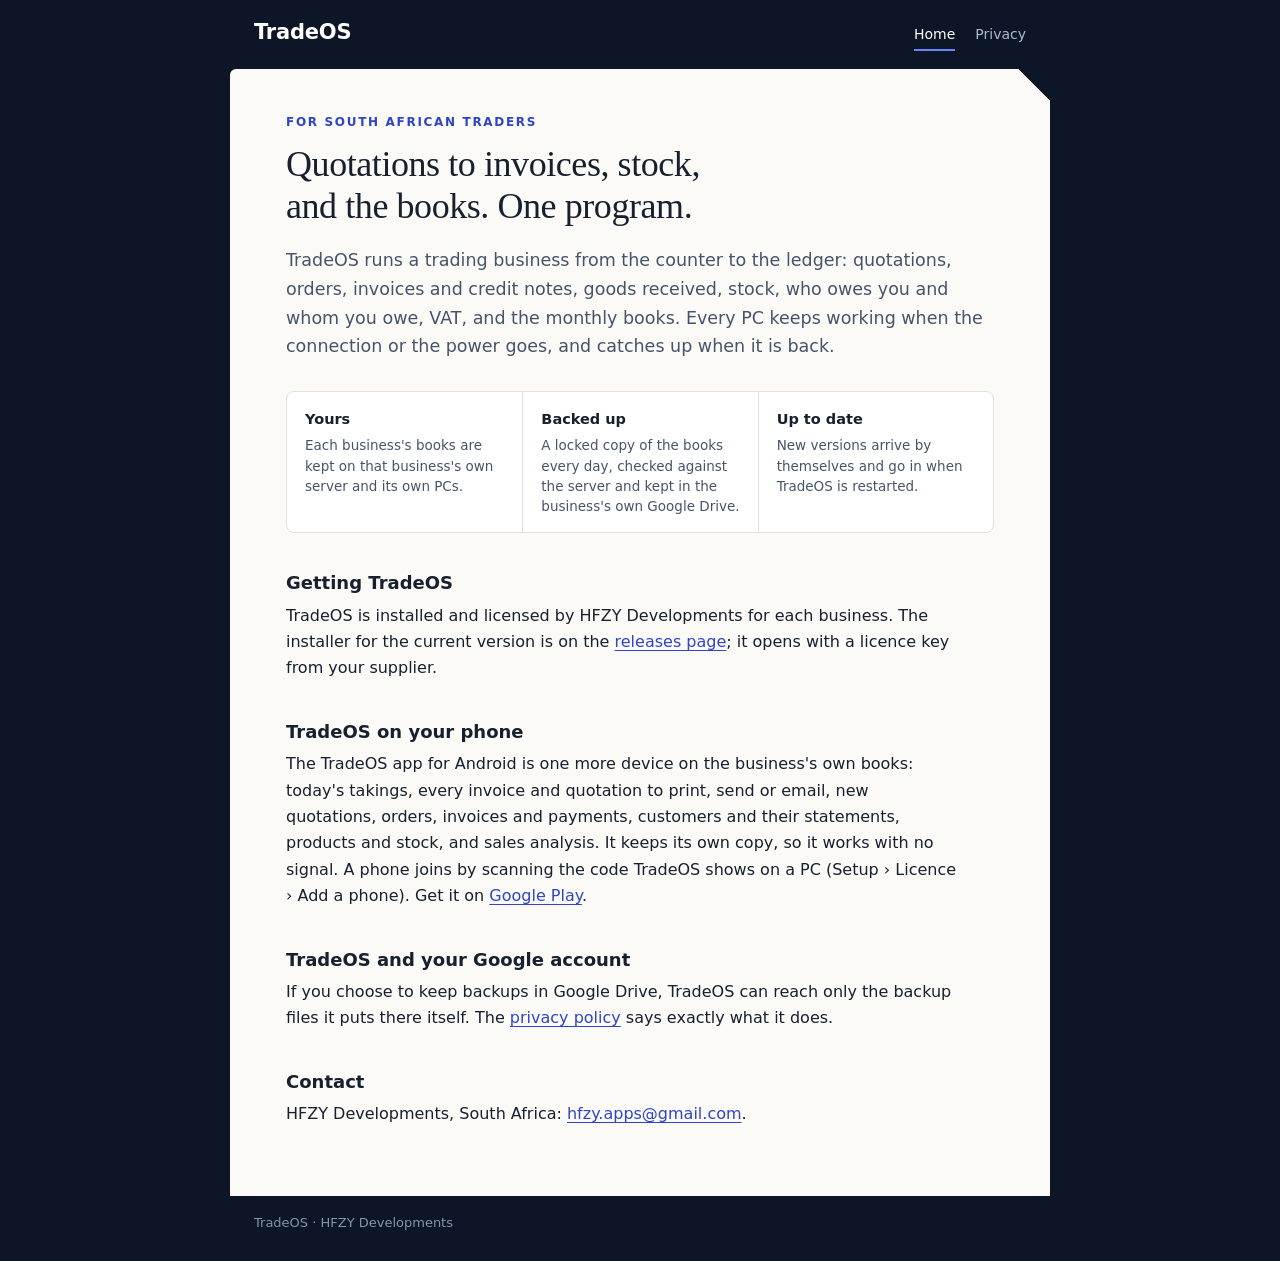
<file: index.html>
<!doctype html>
<html lang="en">
<head>
<meta charset="utf-8">
<meta name="viewport" content="width=device-width, initial-scale=1">
<title>TradeOS</title>
<meta name="description" content="TradeOS: quotations to invoices, stock, debtors, creditors and the books, for South African traders. Works with or without a connection.">
<link rel="stylesheet" href="site.css">
</head>
<body>
<header class="top">
  <a class="mark" href="./" aria-current="page">TradeOS</a>
  <nav><a href="./" aria-current="page">Home</a><a href="privacy.html">Privacy</a></nav>
</header>
<main class="paper">
  <p class="eyebrow">For South African traders</p>
  <h1>Quotations to invoices, stock, and the books. One program.</h1>
  <p class="lede">TradeOS runs a trading business from the counter to the ledger: quotations, orders, invoices and credit notes, goods received, stock, who owes you and whom you owe, VAT, and the monthly books. Every PC keeps working when the connection or the power goes, and catches up when it is back.</p>

  <div class="facts">
    <div><strong>Yours</strong><span>Each business's books are kept on that business's own server and its own PCs.</span></div>
    <div><strong>Backed up</strong><span>A locked copy of the books every day, checked against the server and kept in the business's own Google Drive.</span></div>
    <div><strong>Up to date</strong><span>New versions arrive by themselves and go in when TradeOS is restarted.</span></div>
  </div>

  <h2>Getting TradeOS</h2>
  <p>TradeOS is installed and licensed by HFZY Developments for each business. The installer for the current version is on the <a href="https://github.com/HFZY-Developments/tradeos-releases/releases/latest">releases page</a>; it opens with a licence key from your supplier.</p>

  <h2>TradeOS on your phone</h2>
  <p>The TradeOS app for Android is one more device on the business's own books: today's takings, every invoice and quotation to print, send or email, new quotations, orders, invoices and payments, customers and their statements, products and stock, and sales analysis. It keeps its own copy, so it works with no signal. A phone joins by scanning the code TradeOS shows on a PC (Setup &rsaquo; Licence &rsaquo; Add a phone). Get it on <a href="https://play.google.com/store/apps/details?id=com.hfzy.tradeos">Google Play</a>.</p>

  <h2>TradeOS and your Google account</h2>
  <p>If you choose to keep backups in Google Drive, TradeOS can reach only the backup files it puts there itself. The <a href="privacy.html">privacy policy</a> says exactly what it does.</p>

  <h2>Contact</h2>
  <p>HFZY Developments, South Africa: <a href="mailto:hfzy.apps@gmail.com">hfzy.apps@gmail.com</a>.</p>
</main>
<footer class="foot">TradeOS &middot; HFZY Developments</footer>
</body>
</html>
</file>
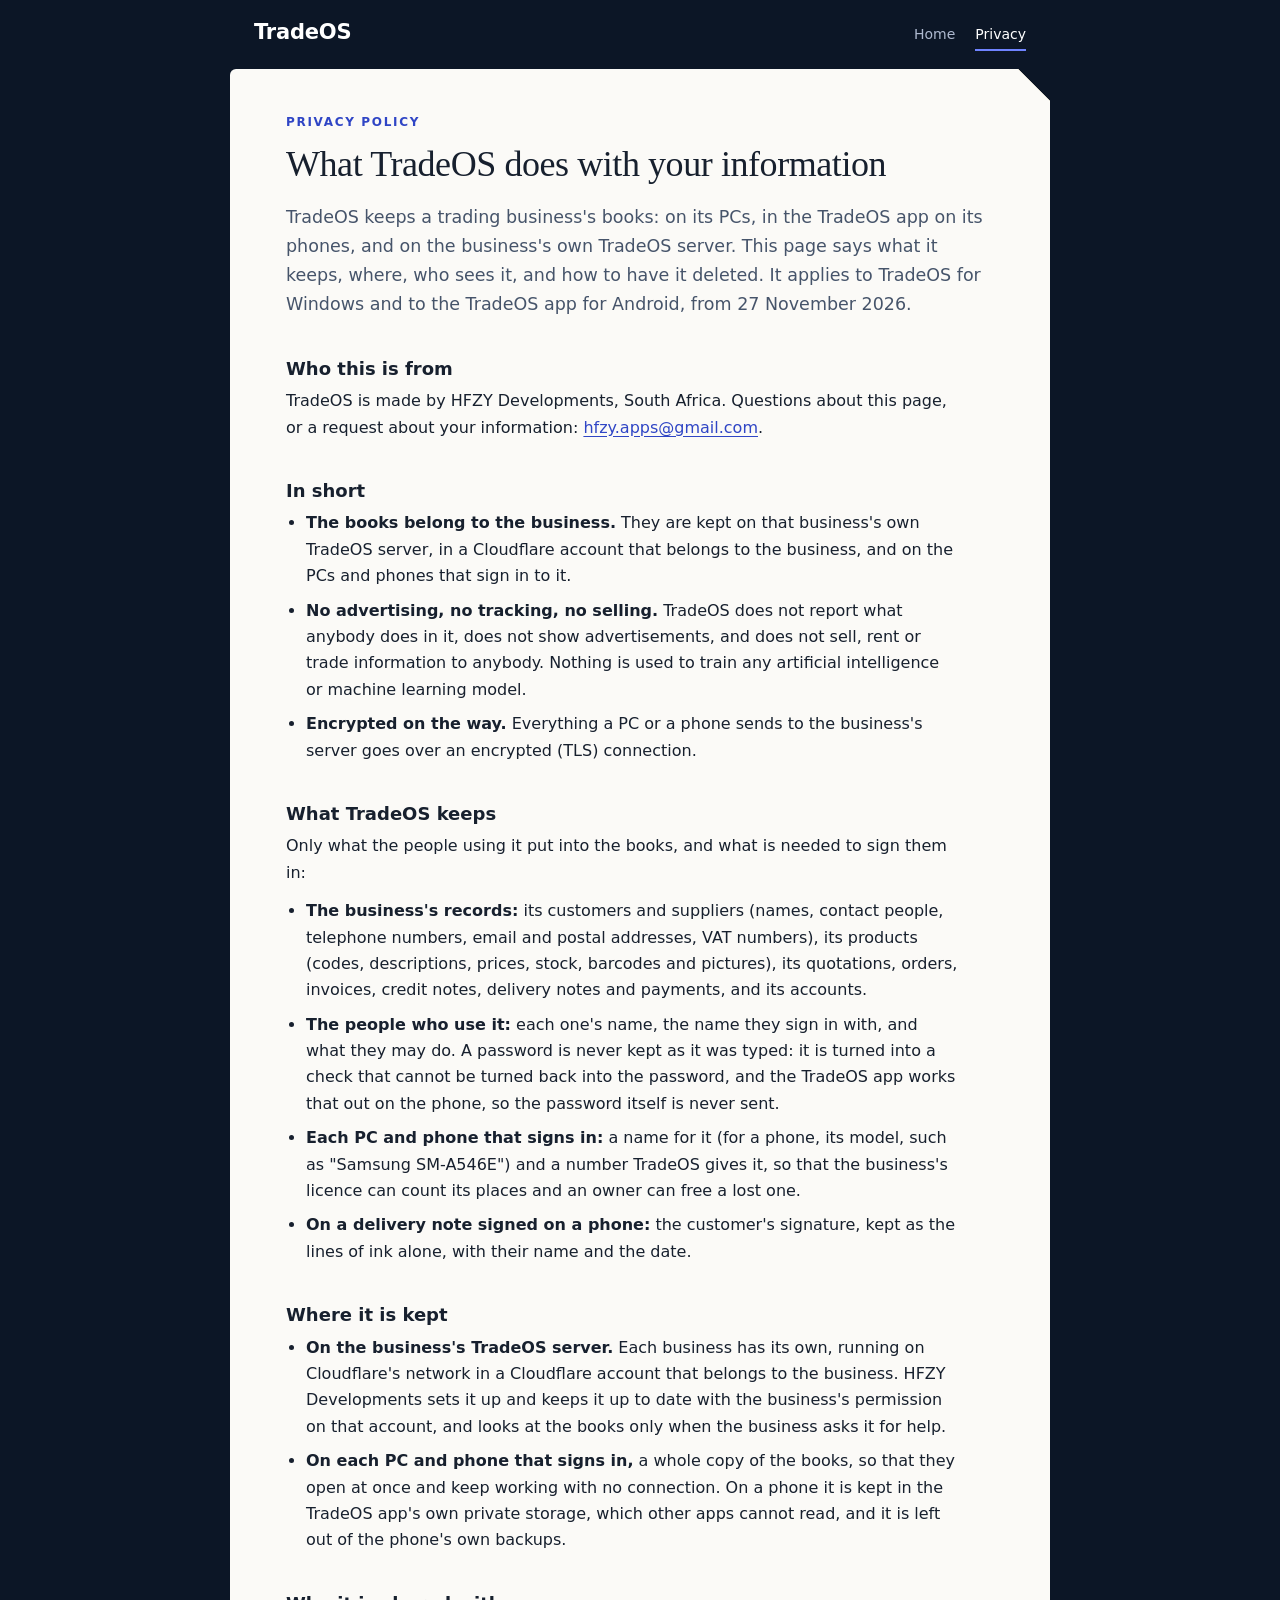
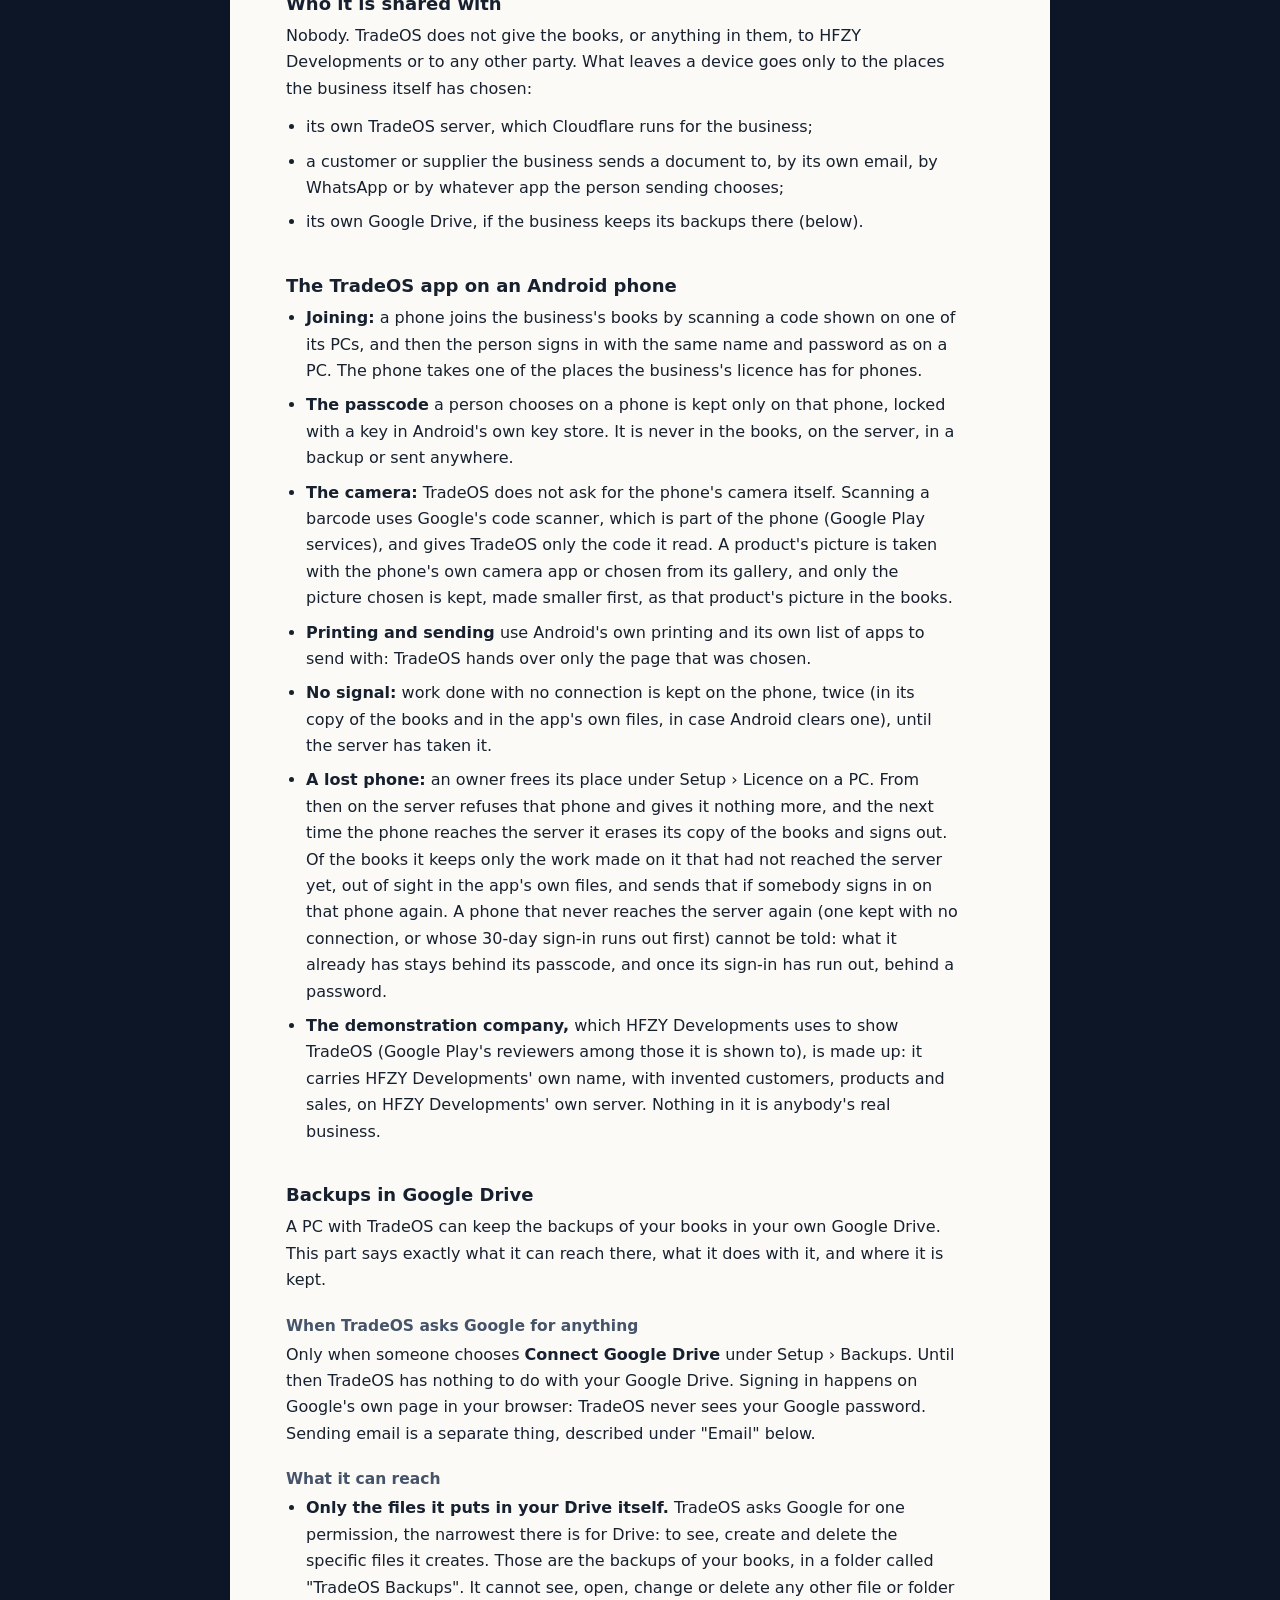
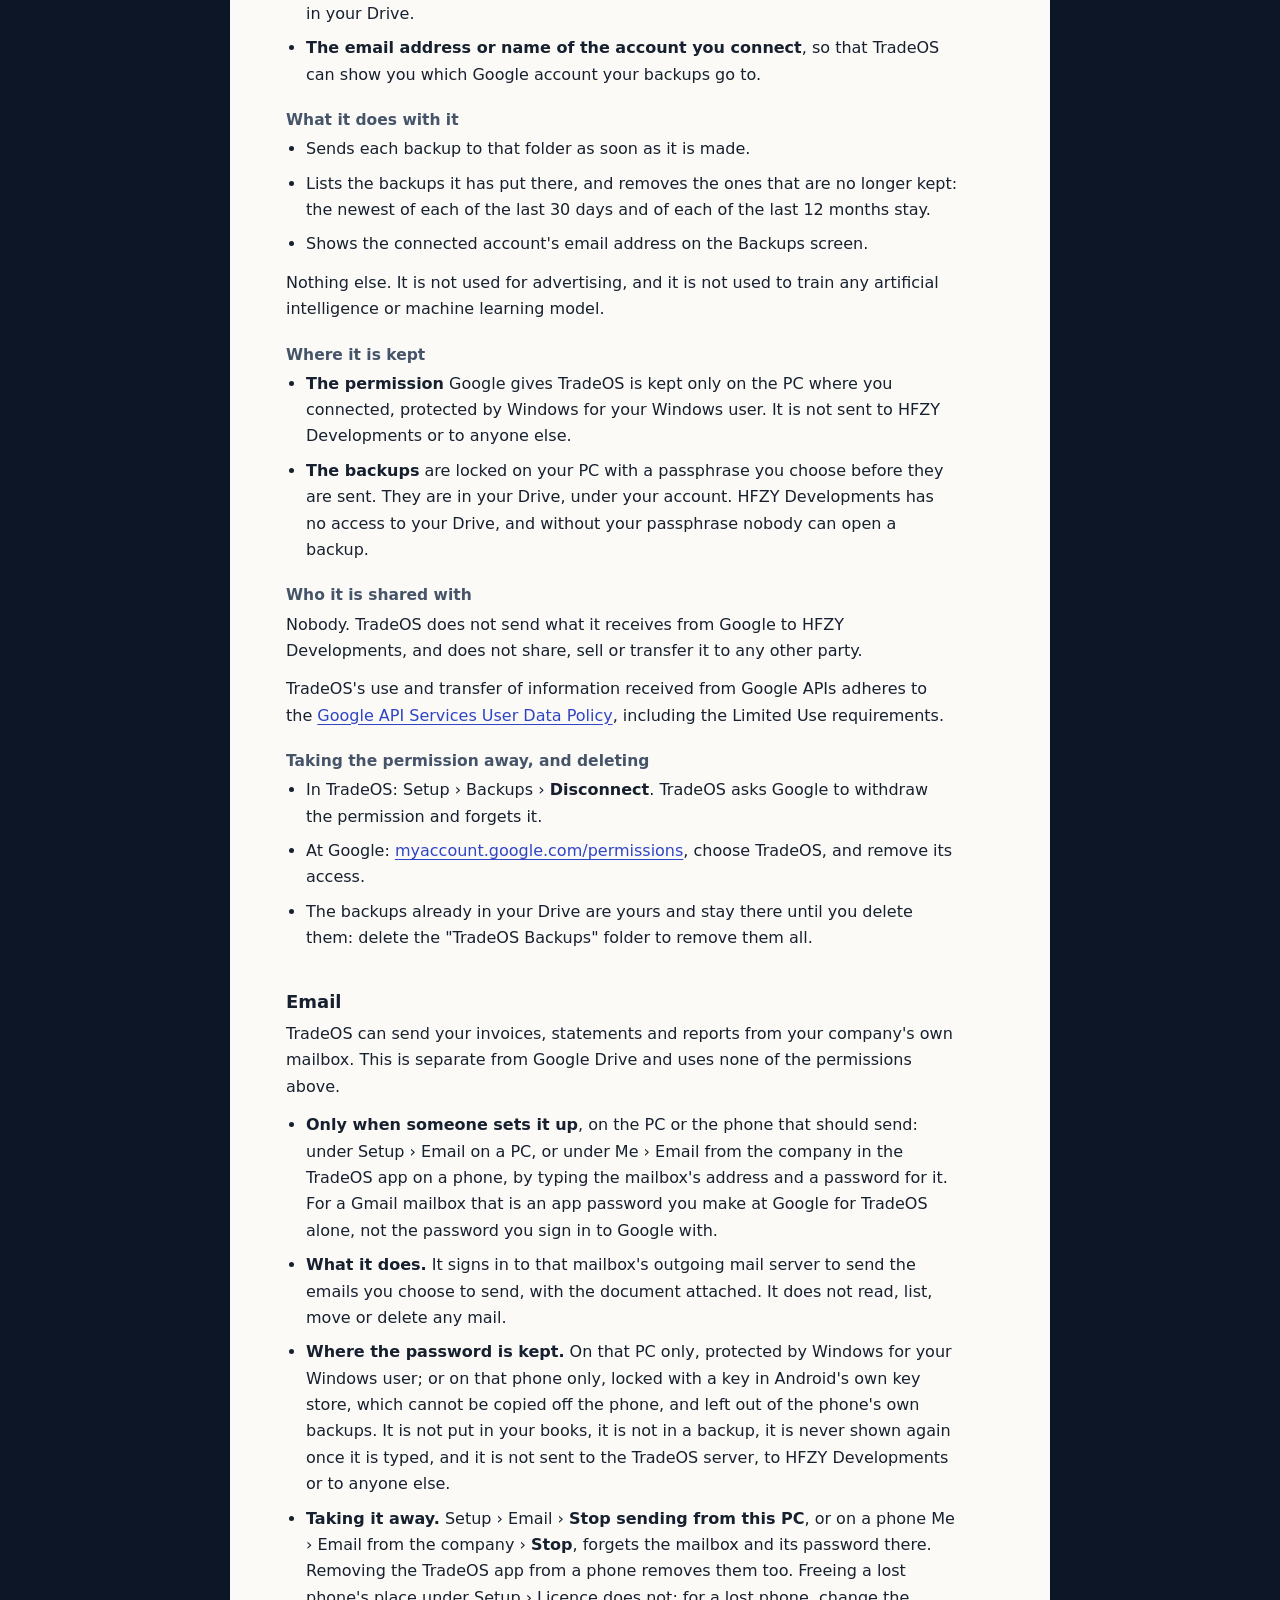
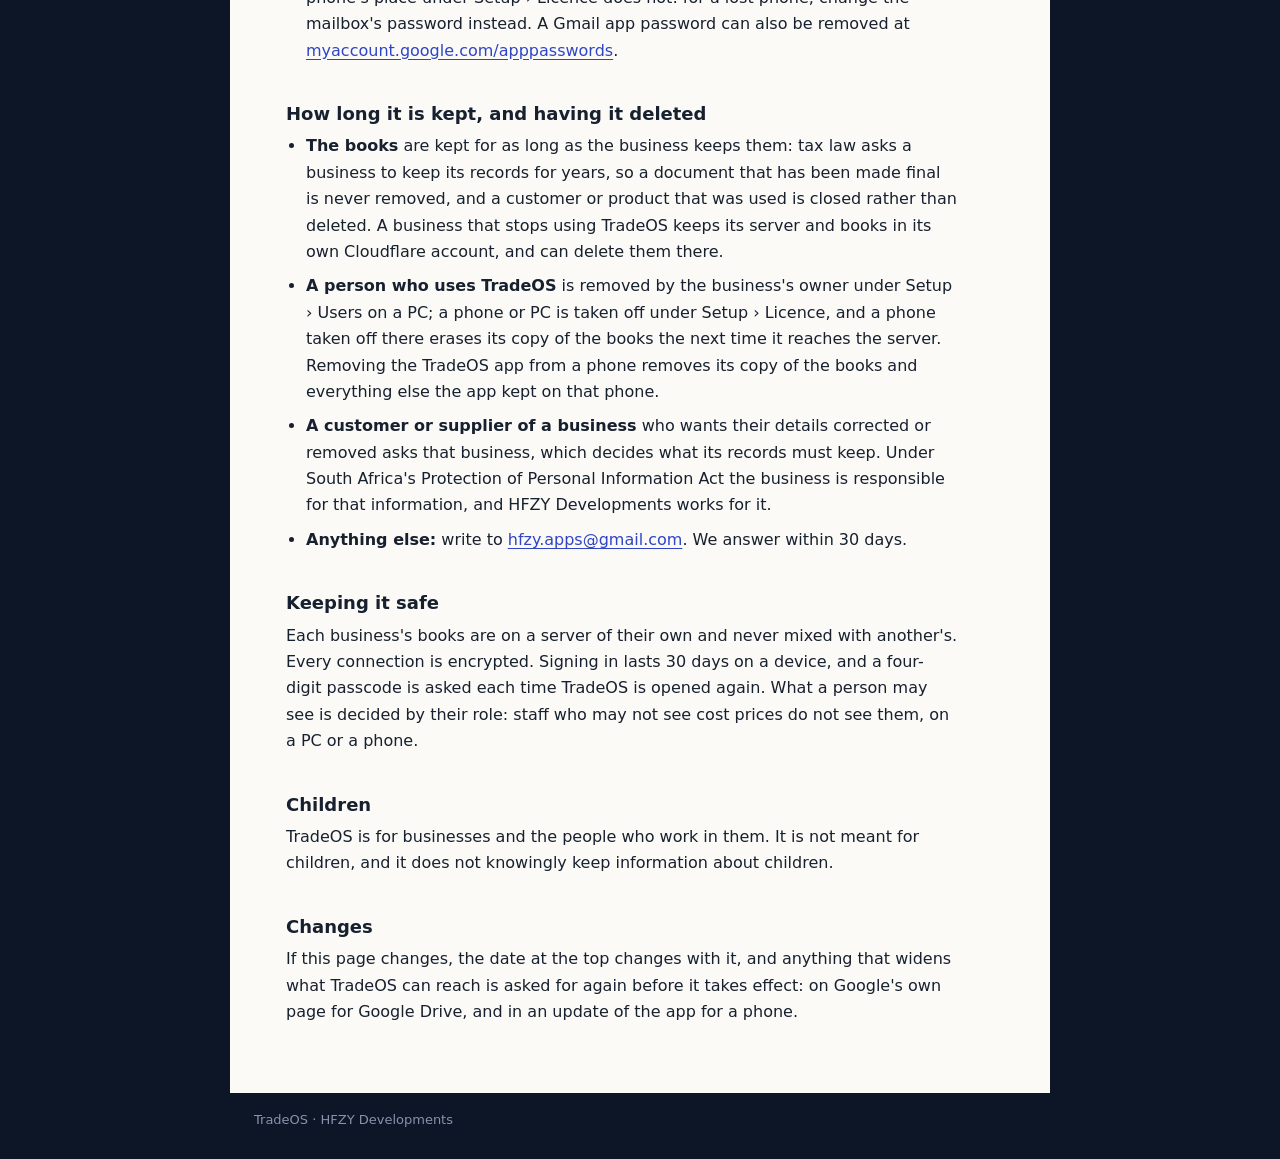
<file: privacy.html>
<!doctype html>
<html lang="en">
<head>
<meta charset="utf-8">
<meta name="viewport" content="width=device-width, initial-scale=1">
<title>TradeOS privacy policy</title>
<meta name="description" content="What TradeOS, on a PC and on an Android phone, does with a business's information: where it is kept, who it is shared with (nobody), and how to have it deleted.">
<link rel="stylesheet" href="site.css">
</head>
<body>
<header class="top">
  <a class="mark" href="./">TradeOS</a>
  <nav><a href="./">Home</a><a href="privacy.html" aria-current="page">Privacy</a></nav>
</header>
<main class="paper">
  <p class="eyebrow">Privacy policy</p>
  <h1>What TradeOS does with your information</h1>
  <p class="lede">TradeOS keeps a trading business's books: on its PCs, in the TradeOS app on its phones, and on the business's own TradeOS server. This page says what it keeps, where, who sees it, and how to have it deleted. It applies to TradeOS for Windows and to the TradeOS app for Android, from 27 November 2026.</p>

  <h2>Who this is from</h2>
  <p>TradeOS is made by HFZY Developments, South Africa. Questions about this page, or a request about your information: <a href="mailto:hfzy.apps@gmail.com">hfzy.apps@gmail.com</a>.</p>

  <h2>In short</h2>
  <ul>
    <li><strong>The books belong to the business.</strong> They are kept on that business's own TradeOS server, in a Cloudflare account that belongs to the business, and on the PCs and phones that sign in to it.</li>
    <li><strong>No advertising, no tracking, no selling.</strong> TradeOS does not report what anybody does in it, does not show advertisements, and does not sell, rent or trade information to anybody. Nothing is used to train any artificial intelligence or machine learning model.</li>
    <li><strong>Encrypted on the way.</strong> Everything a PC or a phone sends to the business's server goes over an encrypted (TLS) connection.</li>
  </ul>

  <h2>What TradeOS keeps</h2>
  <p>Only what the people using it put into the books, and what is needed to sign them in:</p>
  <ul>
    <li><strong>The business's records:</strong> its customers and suppliers (names, contact people, telephone numbers, email and postal addresses, VAT numbers), its products (codes, descriptions, prices, stock, barcodes and pictures), its quotations, orders, invoices, credit notes, delivery notes and payments, and its accounts.</li>
    <li><strong>The people who use it:</strong> each one's name, the name they sign in with, and what they may do. A password is never kept as it was typed: it is turned into a check that cannot be turned back into the password, and the TradeOS app works that out on the phone, so the password itself is never sent.</li>
    <li><strong>Each PC and phone that signs in:</strong> a name for it (for a phone, its model, such as "Samsung SM-A546E") and a number TradeOS gives it, so that the business's licence can count its places and an owner can free a lost one.</li>
    <li><strong>On a delivery note signed on a phone:</strong> the customer's signature, kept as the lines of ink alone, with their name and the date.</li>
  </ul>

  <h2>Where it is kept</h2>
  <ul>
    <li><strong>On the business's TradeOS server.</strong> Each business has its own, running on Cloudflare's network in a Cloudflare account that belongs to the business. HFZY Developments sets it up and keeps it up to date with the business's permission on that account, and looks at the books only when the business asks it for help.</li>
    <li><strong>On each PC and phone that signs in,</strong> a whole copy of the books, so that they open at once and keep working with no connection. On a phone it is kept in the TradeOS app's own private storage, which other apps cannot read, and it is left out of the phone's own backups.</li>
  </ul>

  <h2>Who it is shared with</h2>
  <p>Nobody. TradeOS does not give the books, or anything in them, to HFZY Developments or to any other party. What leaves a device goes only to the places the business itself has chosen:</p>
  <ul>
    <li>its own TradeOS server, which Cloudflare runs for the business;</li>
    <li>a customer or supplier the business sends a document to, by its own email, by WhatsApp or by whatever app the person sending chooses;</li>
    <li>its own Google Drive, if the business keeps its backups there (below).</li>
  </ul>

  <h2>The TradeOS app on an Android phone</h2>
  <ul>
    <li><strong>Joining:</strong> a phone joins the business's books by scanning a code shown on one of its PCs, and then the person signs in with the same name and password as on a PC. The phone takes one of the places the business's licence has for phones.</li>
    <li><strong>The passcode</strong> a person chooses on a phone is kept only on that phone, locked with a key in Android's own key store. It is never in the books, on the server, in a backup or sent anywhere.</li>
    <li><strong>The camera:</strong> TradeOS does not ask for the phone's camera itself. Scanning a barcode uses Google's code scanner, which is part of the phone (Google Play services), and gives TradeOS only the code it read. A product's picture is taken with the phone's own camera app or chosen from its gallery, and only the picture chosen is kept, made smaller first, as that product's picture in the books.</li>
    <li><strong>Printing and sending</strong> use Android's own printing and its own list of apps to send with: TradeOS hands over only the page that was chosen.</li>
    <li><strong>No signal:</strong> work done with no connection is kept on the phone, twice (in its copy of the books and in the app's own files, in case Android clears one), until the server has taken it.</li>
    <li><strong>A lost phone:</strong> an owner frees its place under Setup &rsaquo; Licence on a PC. From then on the server refuses that phone and gives it nothing more, and the next time the phone reaches the server it erases its copy of the books and signs out. Of the books it keeps only the work made on it that had not reached the server yet, out of sight in the app's own files, and sends that if somebody signs in on that phone again. A phone that never reaches the server again (one kept with no connection, or whose 30-day sign-in runs out first) cannot be told: what it already has stays behind its passcode, and once its sign-in has run out, behind a password.</li>
    <li><strong>The demonstration company,</strong> which HFZY Developments uses to show TradeOS (Google Play's reviewers among those it is shown to), is made up: it carries HFZY Developments' own name, with invented customers, products and sales, on HFZY Developments' own server. Nothing in it is anybody's real business.</li>
  </ul>

  <h2>Backups in Google Drive</h2>
  <p>A PC with TradeOS can keep the backups of your books in your own Google Drive. This part says exactly what it can reach there, what it does with it, and where it is kept.</p>

  <h3>When TradeOS asks Google for anything</h3>
  <p>Only when someone chooses <strong>Connect Google Drive</strong> under Setup &rsaquo; Backups. Until then TradeOS has nothing to do with your Google Drive. Signing in happens on Google's own page in your browser: TradeOS never sees your Google password. Sending email is a separate thing, described under "Email" below.</p>

  <h3>What it can reach</h3>
  <ul>
    <li><strong>Only the files it puts in your Drive itself.</strong> TradeOS asks Google for one permission, the narrowest there is for Drive: to see, create and delete the specific files it creates. Those are the backups of your books, in a folder called "TradeOS Backups". It cannot see, open, change or delete any other file or folder in your Drive.</li>
    <li><strong>The email address or name of the account you connect</strong>, so that TradeOS can show you which Google account your backups go to.</li>
  </ul>

  <h3>What it does with it</h3>
  <ul>
    <li>Sends each backup to that folder as soon as it is made.</li>
    <li>Lists the backups it has put there, and removes the ones that are no longer kept: the newest of each of the last 30 days and of each of the last 12 months stay.</li>
    <li>Shows the connected account's email address on the Backups screen.</li>
  </ul>
  <p>Nothing else. It is not used for advertising, and it is not used to train any artificial intelligence or machine learning model.</p>

  <h3>Where it is kept</h3>
  <ul>
    <li><strong>The permission</strong> Google gives TradeOS is kept only on the PC where you connected, protected by Windows for your Windows user. It is not sent to HFZY Developments or to anyone else.</li>
    <li><strong>The backups</strong> are locked on your PC with a passphrase you choose before they are sent. They are in your Drive, under your account. HFZY Developments has no access to your Drive, and without your passphrase nobody can open a backup.</li>
  </ul>

  <h3>Who it is shared with</h3>
  <p>Nobody. TradeOS does not send what it receives from Google to HFZY Developments, and does not share, sell or transfer it to any other party.</p>
  <p>TradeOS's use and transfer of information received from Google APIs adheres to the <a href="https://developers.google.com/terms/api-services-user-data-policy">Google API Services User Data Policy</a>, including the Limited Use requirements.</p>

  <h3>Taking the permission away, and deleting</h3>
  <ul>
    <li>In TradeOS: Setup &rsaquo; Backups &rsaquo; <strong>Disconnect</strong>. TradeOS asks Google to withdraw the permission and forgets it.</li>
    <li>At Google: <a href="https://myaccount.google.com/permissions">myaccount.google.com/permissions</a>, choose TradeOS, and remove its access.</li>
    <li>The backups already in your Drive are yours and stay there until you delete them: delete the "TradeOS Backups" folder to remove them all.</li>
  </ul>

  <h2>Email</h2>
  <p>TradeOS can send your invoices, statements and reports from your company's own mailbox. This is separate from Google Drive and uses none of the permissions above.</p>
  <ul>
    <li><strong>Only when someone sets it up</strong>, on the PC or the phone that should send: under Setup &rsaquo; Email on a PC, or under Me &rsaquo; Email from the company in the TradeOS app on a phone, by typing the mailbox's address and a password for it. For a Gmail mailbox that is an app password you make at Google for TradeOS alone, not the password you sign in to Google with.</li>
    <li><strong>What it does.</strong> It signs in to that mailbox's outgoing mail server to send the emails you choose to send, with the document attached. It does not read, list, move or delete any mail.</li>
    <li><strong>Where the password is kept.</strong> On that PC only, protected by Windows for your Windows user; or on that phone only, locked with a key in Android's own key store, which cannot be copied off the phone, and left out of the phone's own backups. It is not put in your books, it is not in a backup, it is never shown again once it is typed, and it is not sent to the TradeOS server, to HFZY Developments or to anyone else.</li>
    <li><strong>Taking it away.</strong> Setup &rsaquo; Email &rsaquo; <strong>Stop sending from this PC</strong>, or on a phone Me &rsaquo; Email from the company &rsaquo; <strong>Stop</strong>, forgets the mailbox and its password there. Removing the TradeOS app from a phone removes them too. Freeing a lost phone's place under Setup &rsaquo; Licence does not: for a lost phone, change the mailbox's password instead. A Gmail app password can also be removed at <a href="https://myaccount.google.com/apppasswords">myaccount.google.com/apppasswords</a>.</li>
  </ul>

  <h2 id="deleting">How long it is kept, and having it deleted</h2>
  <ul>
    <li><strong>The books</strong> are kept for as long as the business keeps them: tax law asks a business to keep its records for years, so a document that has been made final is never removed, and a customer or product that was used is closed rather than deleted. A business that stops using TradeOS keeps its server and books in its own Cloudflare account, and can delete them there.</li>
    <li><strong>A person who uses TradeOS</strong> is removed by the business's owner under Setup &rsaquo; Users on a PC; a phone or PC is taken off under Setup &rsaquo; Licence, and a phone taken off there erases its copy of the books the next time it reaches the server. Removing the TradeOS app from a phone removes its copy of the books and everything else the app kept on that phone.</li>
    <li><strong>A customer or supplier of a business</strong> who wants their details corrected or removed asks that business, which decides what its records must keep. Under South Africa's Protection of Personal Information Act the business is responsible for that information, and HFZY Developments works for it.</li>
    <li><strong>Anything else:</strong> write to <a href="mailto:hfzy.apps@gmail.com">hfzy.apps@gmail.com</a>. We answer within 30 days.</li>
  </ul>

  <h2>Keeping it safe</h2>
  <p>Each business's books are on a server of their own and never mixed with another's. Every connection is encrypted. Signing in lasts 30 days on a device, and a four-digit passcode is asked each time TradeOS is opened again. What a person may see is decided by their role: staff who may not see cost prices do not see them, on a PC or a phone.</p>

  <h2>Children</h2>
  <p>TradeOS is for businesses and the people who work in them. It is not meant for children, and it does not knowingly keep information about children.</p>

  <h2>Changes</h2>
  <p>If this page changes, the date at the top changes with it, and anything that widens what TradeOS can reach is asked for again before it takes effect: on Google's own page for Google Drive, and in an update of the app for a phone.</p>
</main>
<footer class="foot">TradeOS &middot; HFZY Developments</footer>
</body>
</html>
</file>
<file: site.css>
/* The two public pages for TradeOS: a home page and a privacy policy. No fonts or scripts are fetched from anywhere. */
:root {
  --chrome: #0c1626;
  --paper: #fbfaf7;
  --ink: #17202e;
  --ink-2: #46546a;
  --line: #e3e0d8;
  --brand: #2f45c5;
}
* { box-sizing: border-box; }
html { background: var(--chrome); }
body {
  margin: 0;
  font: 16px/1.65 "Segoe UI", system-ui, -apple-system, "Helvetica Neue", Arial, sans-serif;
  color: var(--ink);
  -webkit-font-smoothing: antialiased;
}
.top {
  display: flex; flex-wrap: wrap; align-items: baseline; justify-content: space-between; gap: 12px 24px;
  max-width: 820px; margin: 0 auto; padding: 22px 24px 18px; color: #e7ecf6;
}
.mark { font: 600 21px/1 "Segoe UI", system-ui, sans-serif; letter-spacing: -0.01em; color: #fff; text-decoration: none; }
.top nav { display: flex; gap: 20px; font-size: 14px; }
.top nav a { color: #aeb9cf; text-decoration: none; padding-bottom: 3px; border-bottom: 2px solid transparent; }
.top nav a:hover, .top nav a[aria-current="page"] { color: #fff; border-bottom-color: #6f83ff; }
.paper {
  max-width: 820px; margin: 0 auto; padding: 44px 56px 56px; background: var(--paper);
  border-radius: 6px 6px 0 0; min-height: calc(100vh - 130px);
  /* The folded corner the program's own paper has. */
  background-image: linear-gradient(225deg, var(--chrome) 0 22px, #d9d5ca 22px 23px, transparent 23px);
}
.eyebrow { margin: 0 0 10px; font-size: 12px; font-weight: 600; letter-spacing: 0.14em; text-transform: uppercase; color: var(--brand); }
h1 { margin: 0 0 18px; font: 500 36px/1.18 Georgia, "Times New Roman", serif; letter-spacing: -0.012em; text-wrap: balance; }
h2 { margin: 38px 0 8px; font: 600 18px/1.3 "Segoe UI", system-ui, sans-serif; }
h3 { margin: 22px 0 6px; font: 600 15.5px/1.3 "Segoe UI", system-ui, sans-serif; color: var(--ink-2); }
p { margin: 0 0 12px; max-width: 66ch; }
.lede { font-size: 17.5px; color: var(--ink-2); }
ul { margin: 0 0 12px; padding-left: 20px; max-width: 66ch; }
li { margin-bottom: 8px; }
a { color: var(--brand); text-underline-offset: 3px; }
a:focus-visible { outline: 2px solid var(--brand); outline-offset: 3px; border-radius: 2px; }
.facts { display: grid; grid-template-columns: repeat(3, 1fr); margin: 30px 0 6px; border: 1px solid var(--line); border-radius: 8px; background: #fff; }
.facts div { padding: 16px 18px; border-left: 1px solid var(--line); }
.facts div:first-child { border-left: 0; }
.facts strong { display: block; font-size: 14.5px; }
.facts span { display: block; margin-top: 3px; font-size: 13.5px; line-height: 1.5; color: var(--ink-2); }
.foot { max-width: 820px; margin: 0 auto; padding: 16px 24px 28px; font-size: 13px; color: #8693ab; }
@media (max-width: 640px) {
  .paper { padding: 32px 22px 40px; border-radius: 0; }
  h1 { font-size: 28px; }
  .facts { grid-template-columns: 1fr; }
  .facts div { border-left: 0; border-top: 1px solid var(--line); }
  .facts div:first-child { border-top: 0; }
}
</file>
